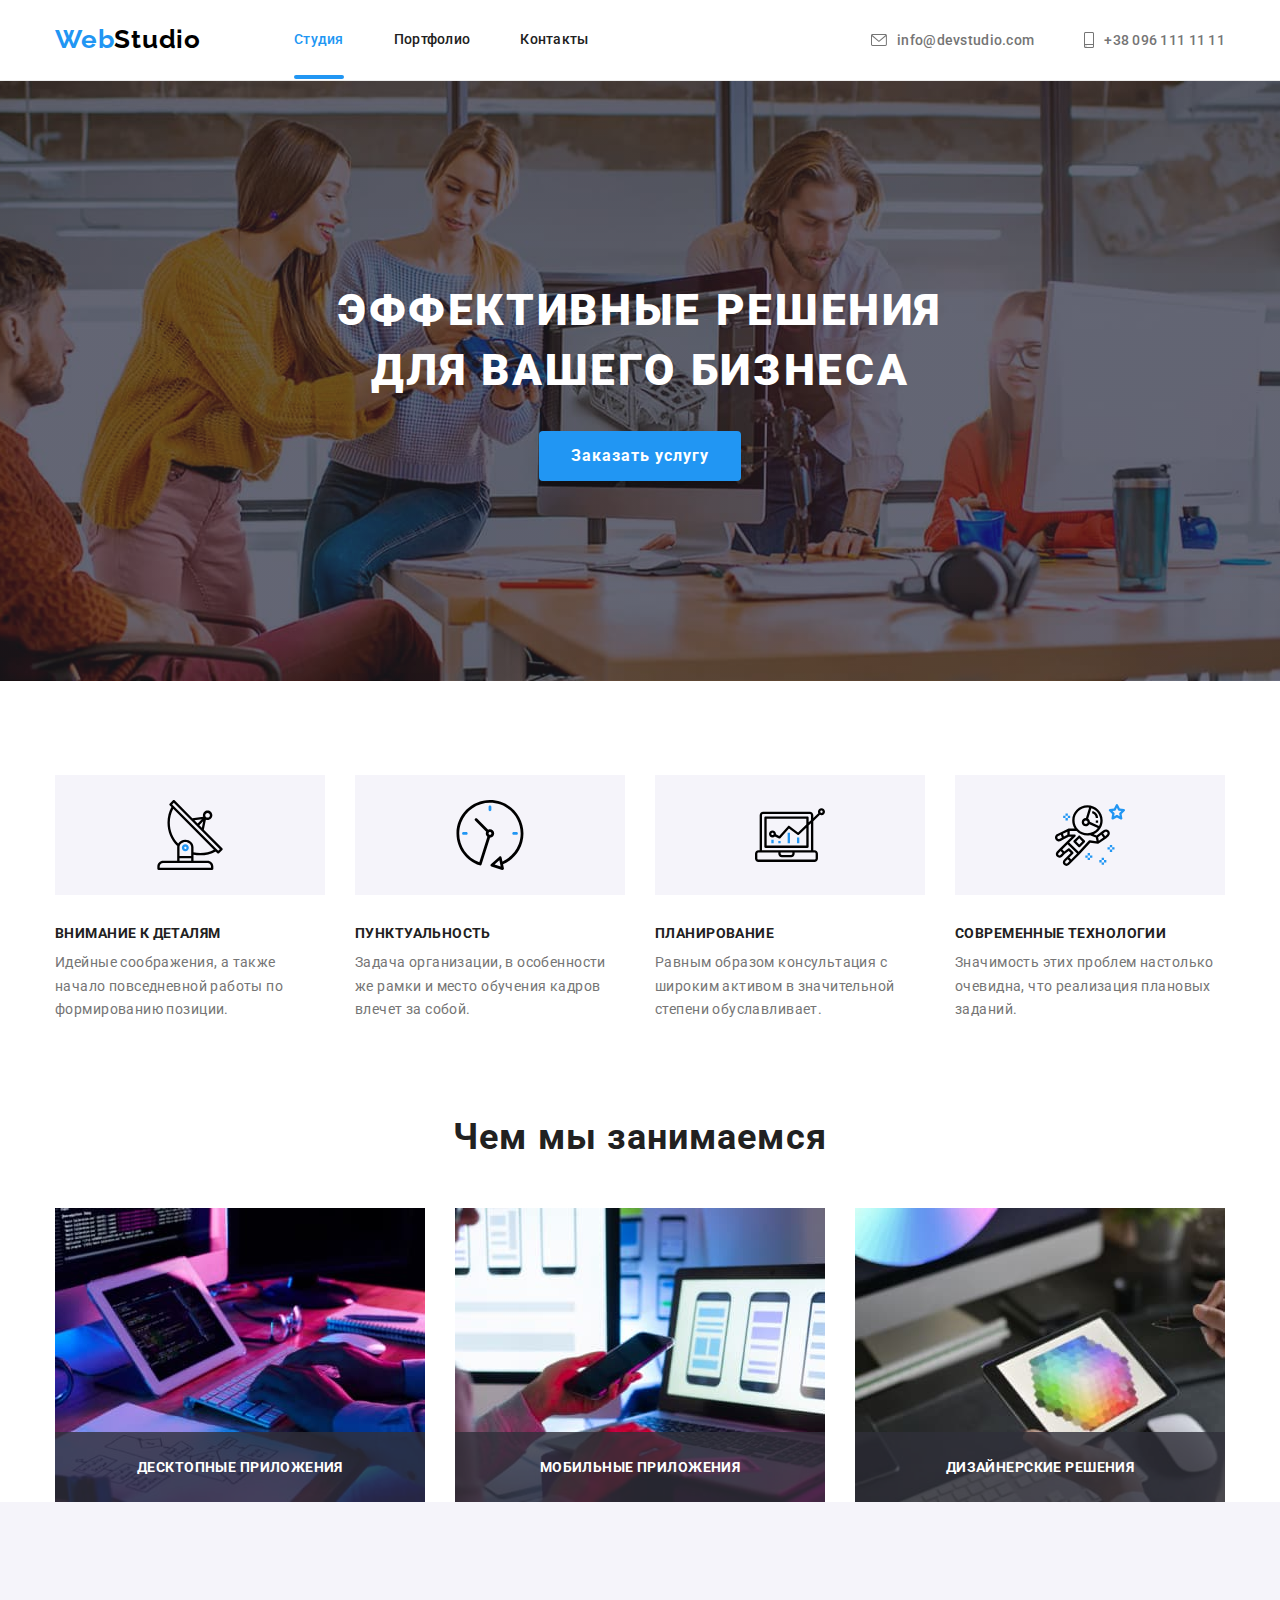
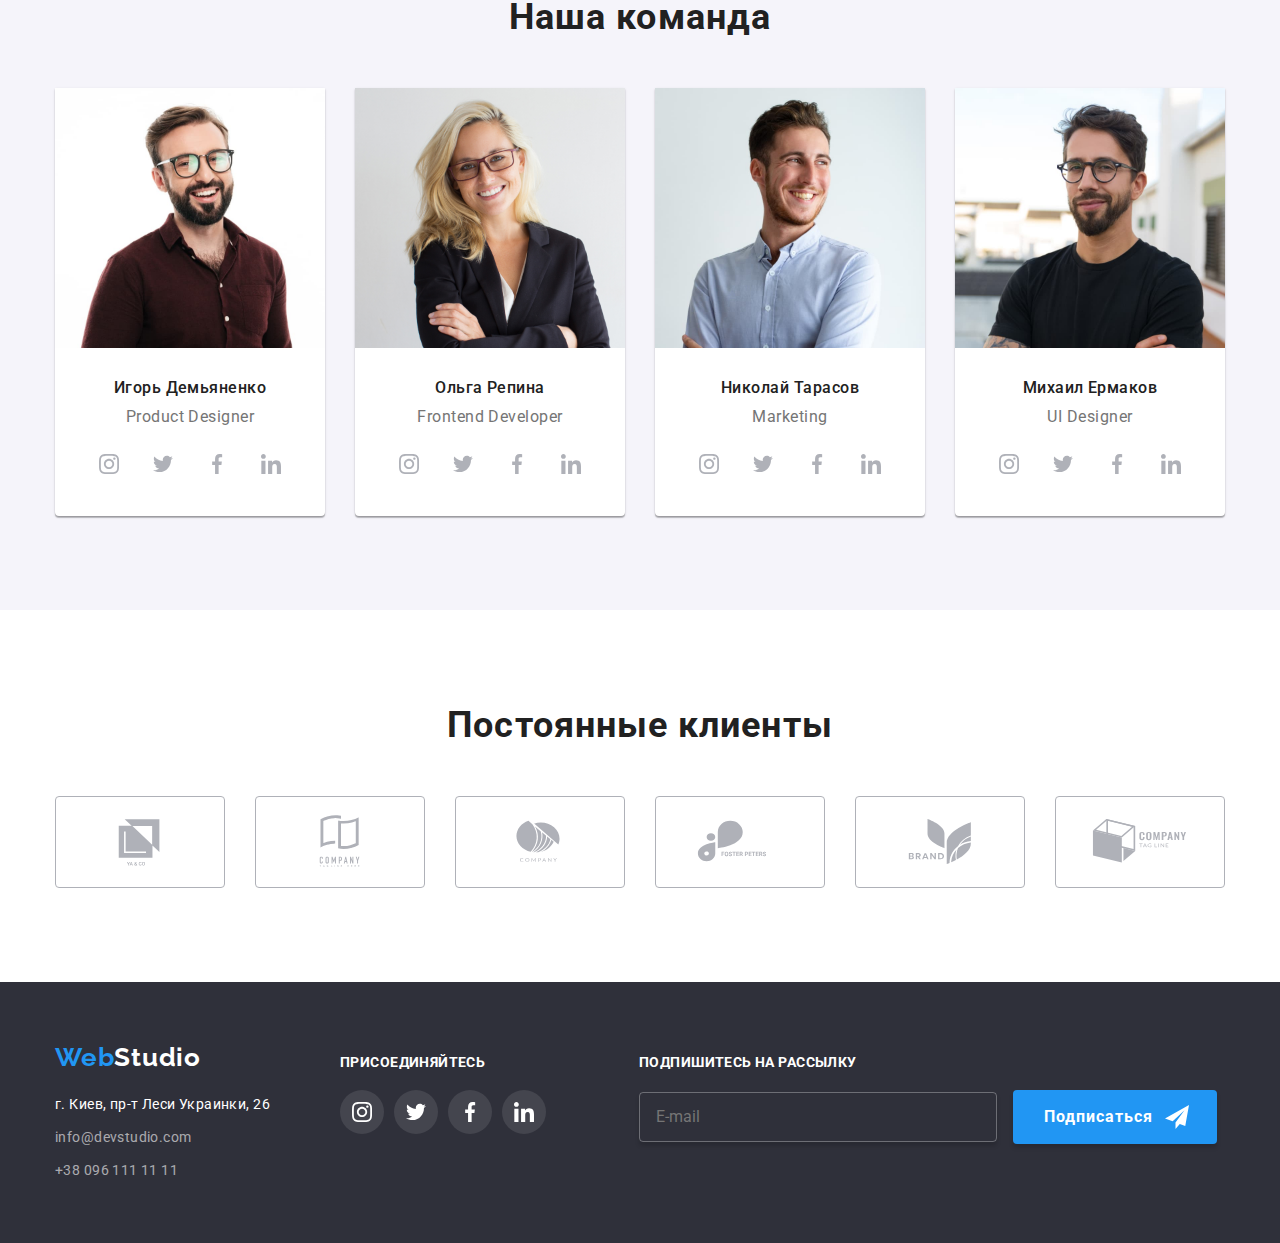
<file: index.html>
<!DOCTYPE html>
<html lang="ru">
<head>
    <meta charset="UTF-8">
    <meta http-equiv="X-UA-Compatible" content="IE=edge">
    <meta name="viewport" content="width=device-width, initial-scale=1.0">
    <title>Студия</title>
    <link rel="preconnect" href="https://fonts.googleapis.com">
    <link rel="preconnect" href="https://fonts.gstatic.com" crossorigin>
    <link href="https://fonts.googleapis.com/css2?family=Raleway:wght@700&family=Roboto:wght@400;500;700;900&display=swap"
        rel="stylesheet">
    <link rel="stylesheet" href="https://cdnjs.cloudflare.com/ajax/libs/modern-normalize/1.1.0/modern-normalize.min.css"/>
    <link rel="stylesheet" href="./css/style.css">
</head>
<body>
    <!-- Шапка сайта -->
    <header class="header">
        <div class="container header-container">
            <nav class="header-nav">
                <a class="header-logo link" href="./index.html"><span class="web-logo">Web</span>Studio</a>
                <ul class="nav-list list">
                    <li class="nav-item"><a class="nav-link link current" href="./index.html">Студия</a></li>
                    <li class="nav-item"><a class="nav-link link" href="./portfolio.html">Портфолио</a></li>
                    <li class="nav-item"><a class="nav-link link" href="">Контакты</a></li>
                </ul>
            </nav>
            <ul class="contact-list list">
                <li class="contact-item">
                    <a class="contact-link link" href="mailto:info@devstudio.com">
                        <svg class="header-icon" width="16" height="12">
                            <use href="./img/icons.svg#icon-envelope"></use>
                        </svg>
                        info@devstudio.com
                    </a>
                </li>
                <li class="contact-item">
                    <a class="contact-link link" href="tel:+380961111111">
                        <svg class="header-icon" width="10" height="16">
                            <use href="./img/icons.svg#icon-smartphone"></use>
                        </svg>
                        +38 096 111 11 11
                    </a>
               </li>
            </ul>
        </div>
    </header>
    
    <!-- Основная часть -->
    <main>
        <!-- Герой -->
        <section class="hero">
            <div class="container">
                <h1 class="hero-title">Эффективные решения <br> для вашего бизнеса</h1>
                <button class="hero-btn btn" type="button" data-modal-open>Заказать услугу</button>
            </div>
        </section>
        <!-- Наши особенности (feature)-->
        <section class="section">
            <div class="container">
                <h2 hidden>Наши особенности</h2>
                <ul class="feature-list list">
                    <li class="feature-item">
                        <div class="feature-box">
                            <svg class="feature-icon" width="70" height="70">
                                <use href="./img/icons.svg#icon-antenna"></use>
                            </svg>
                        </div>
                        <h3 class="feature-title">Внимание к деталям</h3>
                        <p class="feature-text">Идейные соображения, а также начало повседневной работы по формированию позиции.</p>
                    </li>
                    <li class="feature-item">
                        <div class="feature-box">
                            <svg class="feature-icon" width="70" height="70">
                                <use href="./img/icons.svg#icon-clock"></use>
                            </svg>
                        </div>
                        <h3 class="feature-title">Пунктуальность</h3>
                        <p class="feature-text">Задача организации, в особенности же рамки и место обучения кадров влечет за собой.</p>
                    </li>
                    <li class="feature-item">
                        <div class="feature-box">
                            <svg class="feature-icon" width="70" height="70">
                                <use href="./img/icons.svg#icon-diagram"></use>
                            </svg>
                        </div>
                        <h3 class="feature-title">Планирование</h3>
                        <p class="feature-text">Равным образом консультация с широким активом в значительной степени обуславливает.</p>
                    </li>
                    <li class="feature-item">
                        <div class="feature-box">
                            <svg class="feature-icon" width="70" height="70">
                                <use href="./img/icons.svg#icon-astronaut"></use>
                            </svg>
                        </div>
                        <h3 class="feature-title">Современные технологии</h3>
                        <p class="feature-text">Значимость этих проблем настолько очевидна, что реализация плановых заданий.</p>
                    </li>
                </ul>
            </div>
        </section>
        <!-- Чем мы занимаемся (activity)-->
        <section class="section no-padding">
            <div class="container">
                <h2 class="activity-title">Чем мы занимаемся</h2>
                <ul class="activity-list list">
                    <li class="activity-item"><img src="./img/img_about1.jpg" alt="чем мы занимаемся" width="370" height="294">
                        <p class="activity-text">десктопные приложения</p>
                    </li>
                    <li class="activity-item"><img src="./img/img_about2.jpg" alt="чем мы занимаемся" width="370" height="294">
                        <p class="activity-text">мобильные приложения</p>
                    </li>
                    <li class="activity-item"><img src="./img/img_about3.jpg" alt="чем мы занимаемся" width="370" height="294">
                        <p class="activity-text">дизайнерские решения</p>
                    </li>
                </ul>
            </div>
        </section>
        <!-- Наша команда -->
        <section class="section team">
            <div class="container">
                <h2 class="team-title">Наша команда</h2>
                <ul class="team-list list">
                    <li class="team-item">
                        <img class="team-photo" src="img/team_card_1.jpg" alt="Игорь Демьяненко" width="270">
                        <div class="team-content">
                            <h3 class="team-title-name">Игорь Демьяненко</h3>
                            <p class="team-text">Product Designer</p>
                            <ul class="team-icon-list list">
                                <li class="team-icon-item">
                                    <a class="team-icon-link link" href="">
                                        <svg class="team-icon" width="20" height="20">
                                            <use href="./img/icons.svg#icon-instagram"></use>
                                        </svg>
                                    </a>
                                </li>
                                <li class="team-icon-item">
                                    <a class="team-icon-link link" href="">
                                        <svg class="team-icon" width="20" height="20">
                                            <use href="./img/icons.svg#icon-twitter"></use>
                                        </svg>
                                    </a>
                                </li>
                                <li class="team-icon-item">
                                    <a class="team-icon-link link" href="">
                                        <svg class="team-icon" width="20" height="20">
                                            <use href="./img/icons.svg#icon-facebook"></use>
                                        </svg>
                                    </a>
                                </li>
                                <li class="team-icon-item">
                                    <a class="team-icon-link link" href="">
                                        <svg class="team-icon" width="20" height="20">
                                            <use href="./img/icons.svg#icon-linkedin"></use>
                                        </svg>
                                    </a>
                                </li>
                            </ul>
                        </div>
                    </li>
                    <li class="team-item">
                        <img class="team-photo" src="img/team_card_2.jpg" alt="Ольга Репина" width="270">
                        <div class="team-content">
                            <h3 class="team-title-name">Ольга Репина</h3>
                            <p class="team-text">Frontend Developer</p>
                            <ul class="team-icon-list list">
                                <li class="team-icon-item">
                                    <a class="team-icon-link link" href="">
                                        <svg class="team-icon" width="20" height="20">
                                            <use href="./img/icons.svg#icon-instagram"></use>
                                        </svg>
                                    </a>
                                </li>
                                <li class="team-icon-item">
                                    <a class="team-icon-link link" href="">
                                        <svg class="team-icon" width="20" height="20">
                                            <use href="./img/icons.svg#icon-twitter"></use>
                                        </svg>
                                    </a>
                                </li>
                                <li class="team-icon-item">
                                    <a class="team-icon-link link" href="">
                                        <svg class="team-icon" width="20" height="20">
                                            <use href="./img/icons.svg#icon-facebook"></use>
                                        </svg>
                                    </a>
                                </li>
                                <li class="team-icon-item">
                                    <a class="team-icon-link link" href="">
                                        <svg class="team-icon" width="20" height="20">
                                            <use href="./img/icons.svg#icon-linkedin"></use>
                                        </svg>
                                    </a>
                                </li>
                            </ul>
                        </div>
                    </li>
                    <li class="team-item">
                        <img class="team-photo" src="img/team_card_3.jpg" alt="Николай Тарасов" width="270">
                        <div class="team-content">
                            <h3 class="team-title-name">Николай Тарасов</h3>
                            <p class="team-text">Marketing</p>
                            <ul class="team-icon-list list">
                                <li class="team-icon-item">
                                    <a class="team-icon-link link" href="">
                                        <svg class="team-icon" width="20" height="20">
                                            <use href="./img/icons.svg#icon-instagram"></use>
                                        </svg>
                                    </a>
                                </li>
                                <li class="team-icon-item">
                                    <a class="team-icon-link link" href="">
                                        <svg class="team-icon" width="20" height="20">
                                            <use href="./img/icons.svg#icon-twitter"></use>
                                        </svg>
                                    </a>
                                </li>
                                <li class="team-icon-item">
                                    <a class="team-icon-link link" href="">
                                        <svg class="team-icon" width="20" height="20">
                                            <use href="./img/icons.svg#icon-facebook"></use>
                                        </svg>
                                    </a>
                                </li>
                                <li class="team-icon-item">
                                    <a class="team-icon-link link" href="">
                                        <svg class="team-icon" width="20" height="20">
                                            <use href="./img/icons.svg#icon-linkedin"></use>
                                        </svg>
                                    </a>
                                </li>
                            </ul>
                        </div>
                    </li>
                    <li class="team-item">
                        <img class="team-photo" src="img/team_card_4.jpg" alt="Михаил Ермаков" width="270">
                        <div class="team-content">
                            <h3 class="team-title-name">Михаил Ермаков</h3>
                            <p class="team-text">UI Designer</p>
                            <ul class="team-icon-list list">
                                <li class="team-icon-item">
                                    <a class="team-icon-link link" href="">
                                        <svg class="team-icon" width="20" height="20">
                                            <use href="./img/icons.svg#icon-instagram"></use>
                                        </svg>
                                    </a>
                                </li>
                                <li class="team-icon-item">
                                    <a class="team-icon-link link" href="">
                                        <svg class="team-icon" width="20" height="20">
                                            <use href="./img/icons.svg#icon-twitter"></use>
                                        </svg>
                                    </a>
                                </li>
                                <li class="team-icon-item">
                                    <a class="team-icon-link link" href="">
                                        <svg class="team-icon" width="20" height="20">
                                            <use href="./img/icons.svg#icon-facebook"></use>
                                        </svg>
                                    </a>
                                </li>
                                <li class="team-icon-item">
                                    <a class="team-icon-link link" href="">
                                        <svg class="team-icon" width="20" height="20">
                                            <use href="./img/icons.svg#icon-linkedin"></use>
                                        </svg>
                                    </a>
                                </li>
                            </ul>
                        </div>
                    </li>
                </ul>
            </div>
        </section>
        <!-- Постоянные клиенты -->
        <section class="section">
            <div class="container">
                <h2 class="client-title">Постоянные клиенты</h2>
                <ul class="client-list list">
                    <li class="client-item">
                        <a class="client-box-link link" href="">
                            <svg class="client-icon" width="106" height="60">
                                <use href="./img/icons.svg#icon-client1"></use>
                            </svg>
                        </a>
                    </li>
                    <li class="client-item">
                        <a class="client-box-link link" href="">
                            <svg class="client-icon" width="106" height="60">
                                <use href="./img/icons.svg#icon-client2"></use>
                            </svg>
                        </a>
                    </li>
                    <li class="client-item">
                        <a class="client-box-link link" href="">
                            <svg class="client-icon" width="106" height="60">
                                <use href="./img/icons.svg#icon-client3"></use>
                            </svg>
                        </a>
                    </li>
                    <li class="client-item">
                        <a class="client-box-link link" href="">
                            <svg class="client-icon" width="106" height="60">
                                <use href="./img/icons.svg#icon-client4"></use>
                            </svg>
                        </a>
                    </li>
                    <li class="client-item">
                        <a class="client-box-link link" href="">
                            <svg class="client-icon" width="106" height="60">
                                <use href="./img/icons.svg#icon-client5"></use>
                            </svg>
                        </a>
                    </li>
                    <li class="client-item">
                        <a class="client-box-link link" href="">
                            <svg class="client-icon" width="106" height="60">
                                <use href="./img/icons.svg#icon-client6"></use>
                            </svg>
                        </a>
                    </li>
                </ul>
            </div>
        </section>
    </main>
    
    <!-- Подвал -->
    <footer class="footer">
        <div class="container footer-sides">
            <div class="footer-left">
                <a class="footer-logo link" href="./index.html"><span class="web-logo">Web</span>Studio</a>
                <address class="footer-adress">
                    <ul class="footer-list list">
                        <li class="footer-item"><a class="footer-link link adr" href="https://goo.gl/maps/FyRtDCah4eufWKgu7" target="_blank">г. Киев, пр-т Леси Украинки, 26</a></li>
                        <li class="footer-item"><a class="footer-link link" href="mailto:info@devstudio.com">info@devstudio.com</a></li>
                        <li class="footer-item"><a class="footer-link link" href="tel:+380961111111">+38 096 111 11 11</a></li>
                    </ul>
                </address>
            </div>
            <div class="footer-middle">
                <h2 class="footer-middle-title">присоединяйтесь</h2>
                <ul class="footer-social-list list">
                    <li class="footer-social-item">
                        <a class="footer-social-link" href="">
                            <svg class="social-icon" width="20" height="20">
                                <use href="./img/icons.svg#icon-instagram"></use>
                            </svg>
                        </a>
                    </li>
                    <li class="footer-social-item">
                        <a class="footer-social-link" href="">
                            <svg class="social-icon" width="20" height="20">
                                <use href="./img/icons.svg#icon-twitter"></use>
                            </svg>
                        </a>
                    </li>
                    <li class="footer-social-item">
                        <a class="footer-social-link" href="">
                            <svg class="social-icon" width="20" height="20">
                                <use href="./img/icons.svg#icon-facebook"></use>
                            </svg>
                        </a>
                    </li>
                    <li class="footer-social-item">
                        <a class="footer-social-link" href="">
                            <svg class="social-icon" width="20" height="20">
                                <use href="./img/icons.svg#icon-linkedin"></use>
                            </svg>
                        </a>
                    </li>
                </ul>
            </div>
            <div class="footer-right">
                <form class="footer-form" action="#">
                    <label class="footer-label" for="user-email">
                        подпишитесь на рассылку</label>
                    <input type="email"
                        class="email-input"
                        name="user-email" 
                        id="user-email"
                        placeholder="E-mail"
                    >
                    <span class="footer-btn-wrapper">
                        <button class="footer-btn btn" type="submit">Подписаться</button>
                        <svg class="send-icon" width="24" height="24">
                            <use href="./img/icons.svg#icon-send"></use>
                        </svg>
                    </span>
                </form>
            </div>
        </div>
    </footer>
    <div class="backdrop is-hidden" data-modal>
        <div class="modal">
            <button class="close-btn" type="button" data-modal-close>
                <svg class="modal-svg" width="11" height="11">
                    <use href="./img/icons.svg#icon-close"></use>
                </svg>
            </button>
            <p class="modal-title">Оставьте свои данные, мы вам перезвоним</p>
            <form class="modal-form" action="#">
                <label class="modal-label">Имя
                    <span class="input-wrapper">
                        <input type="text" class="modal-input input" name="user-name">
                        <svg class="input-icon" width="18" height="18">
                            <use href="./img/icons.svg#icon-person"></use>
                        </svg>
                    </span>
                </label>
                <label class="modal-label">Телефон
                    <span class="input-wrapper">
                        <input type="tel" class="modal-input input" name="user-tel">
                        <svg class="input-icon" width="18" height="18">
                            <use href="./img/icons.svg#icon-phone"></use>
                        </svg>
                    </span>
                </label>
                <label class="modal-label">Почта
                    <span class="input-wrapper">
                        <input type="email" class="modal-input input" name="user-email">
                        <svg class="input-icon" width="18" height="18">
                            <use href="./img/icons.svg#icon-email"></use>
                        </svg>
                    </span>
                </label>
                <label class="modal-label">Комментарий
                    <textarea class="modal-text-input input" 
                        name="user-text"
                        placeholder="Введите текст"
                    ></textarea>
                </label>
                <label class="check-text">
                    <input type="checkbox" 
                        class="modal-checkbox visually-hidden"
                        name="user-checkbox"
                    >
                    <span class="custom-box">
                        <svg class="check-icon" width="11" height="8">
                            <use href="./img/icons.svg#icon-check"></use>
                        </svg>
                    </span>
                    Соглашаюсь с рассылкой и принимаю&#160;
                    <a href="" class="check-link">Условия договора</a>
                </label>
                <button class="modal-btn btn" type="submit">Отправить</button>
            </form>
        </div>
    </div>
    <script src="./js/modal.js"></script>
</body>
</html>
</file>
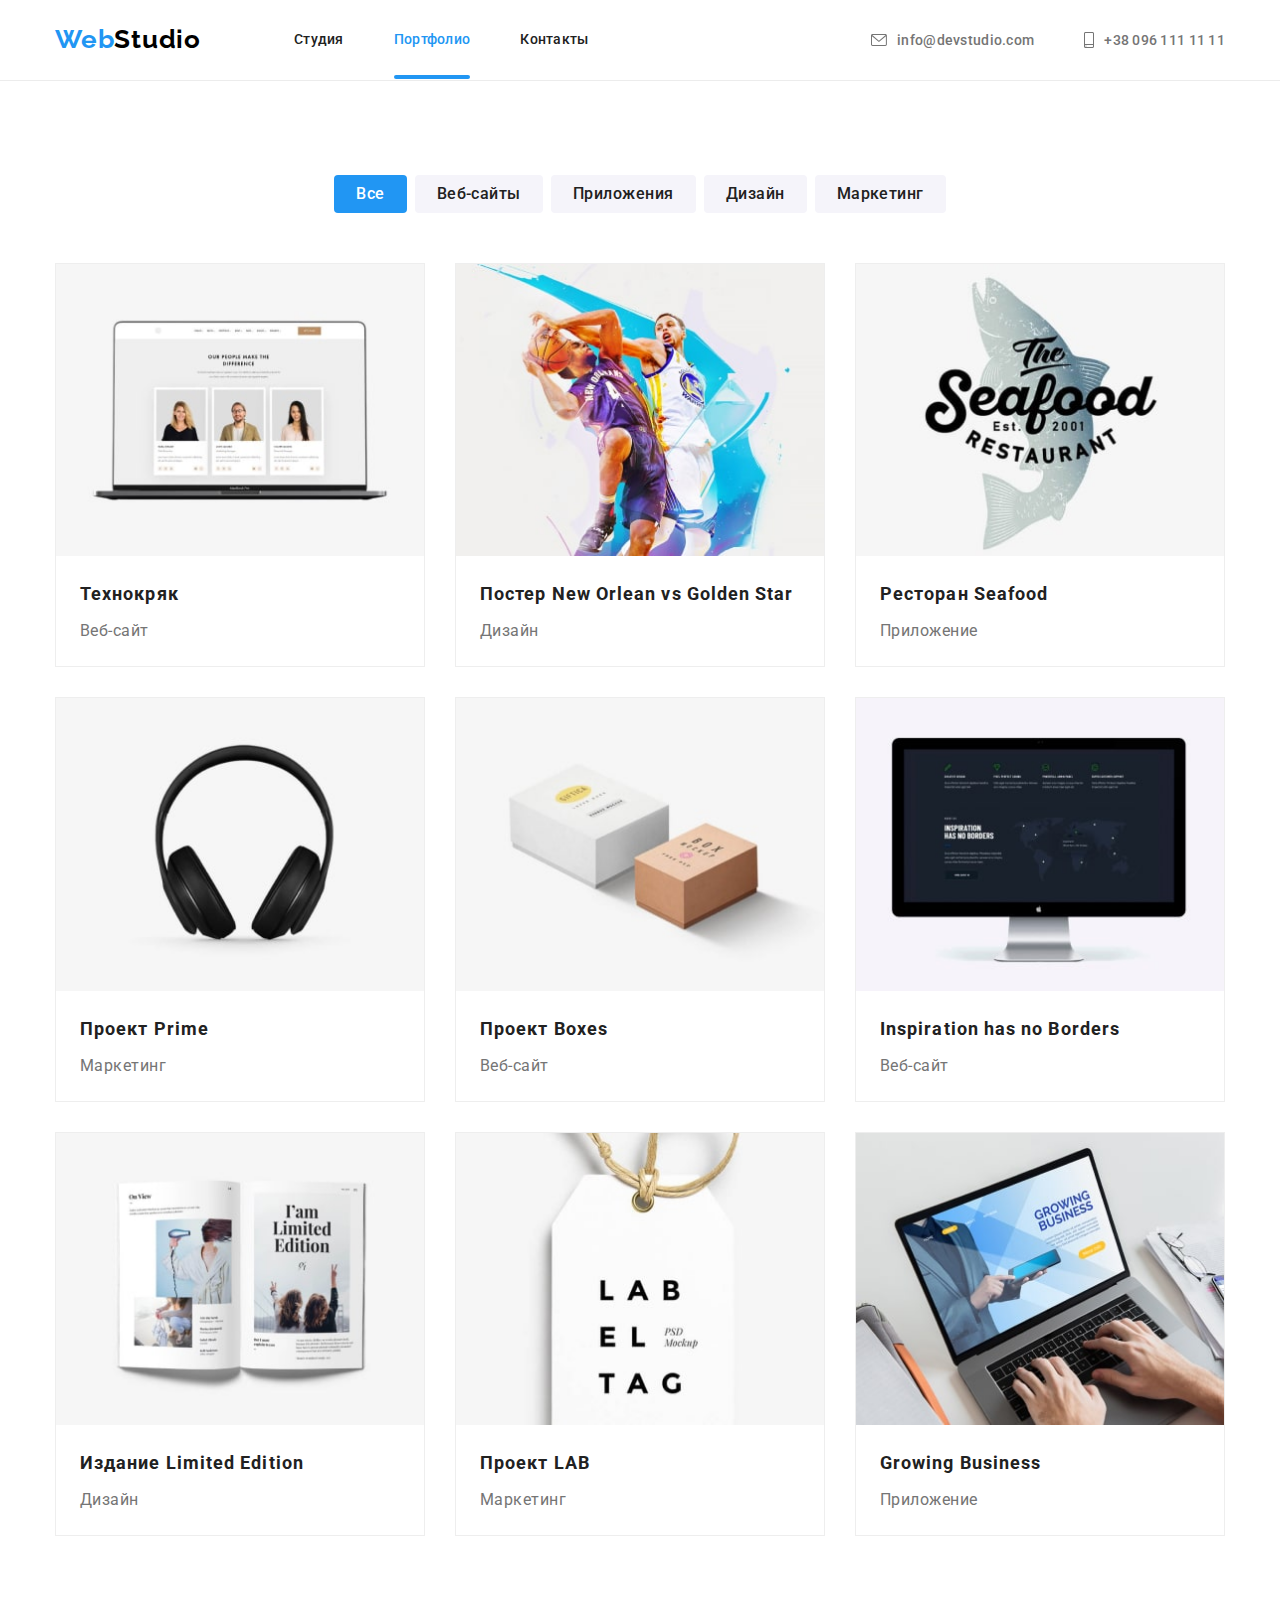
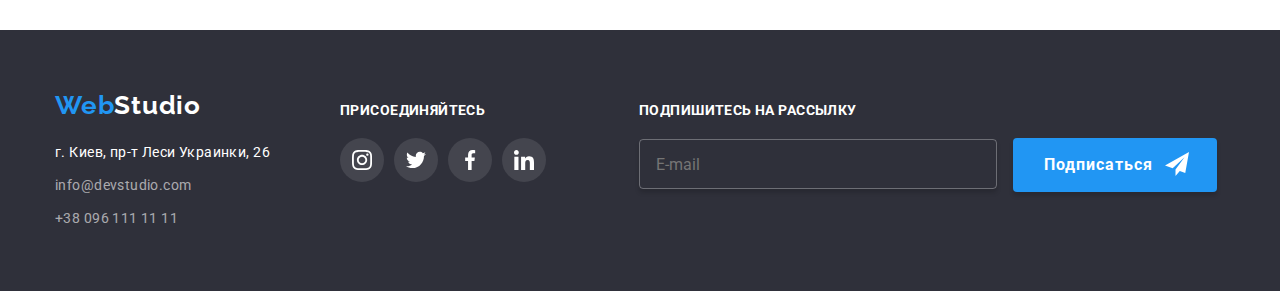
<file: portfolio.html>
<!DOCTYPE html>
<html lang="ru">
<head>
    <meta charset="UTF-8">
    <meta http-equiv="X-UA-Compatible" content="IE=edge">
    <meta name="viewport" content="width=device-width, initial-scale=1.0">
    <title>Portfolio</title>
    <link rel="preconnect" href="https://fonts.googleapis.com">
    <link rel="preconnect" href="https://fonts.gstatic.com" crossorigin>
    <link href="https://fonts.googleapis.com/css2?family=Raleway:wght@700&family=Roboto:wght@400;500;700;900&display=swap"
        rel="stylesheet">
    <link rel="stylesheet" href="https://cdnjs.cloudflare.com/ajax/libs/modern-normalize/1.1.0/modern-normalize.min.css" />
    <link rel="stylesheet" href="./css/style.css">
</head>
<body>
    <!-- Шапка сайта -->
    <header class="header">
        <div class="container header-container">
            <nav class="header-nav">
                <a class="header-logo link" href="./index.html"><span class="web-logo">Web</span>Studio</a>
                <ul class="nav-list list">
                    <li class="nav-item"><a class="nav-link link" href="./index.html">Студия</a></li>
                    <li class="nav-item"><a class="nav-link link current" href="./portfolio.html">Портфолио</a></li>
                    <li class="nav-item"><a class="nav-link link" href="">Контакты</a></li>
                </ul>
            </nav>
            <ul class="contact-list list">
                <li class="contact-item">
                    <a class="contact-link link" href="mailto:info@devstudio.com">
                        <svg class="header-icon" width="16" height="12">
                            <use href="./img/icons.svg#icon-envelope"></use>
                        </svg>
                        info@devstudio.com
                    </a>
                </li>
                <li class="contact-item">
                    <a class="contact-link link" href="tel:+380961111111">
                        <svg class="header-icon" width="10" height="16">
                            <use href="./img/icons.svg#icon-smartphone"></use>
                        </svg>
                        +38 096 111 11 11
                    </a>
                </li>
            </ul>
        </div>
    </header>
    
    <!-- Основная часть (filter)-->
    <main>
        <section class="section">
            <div class="container">
                <h1 hidden>Примеры портфолио</h1>
                <!-- Фильтры -->
                <ul class="filter-list list">
                    <li class="filter-item">
                        <button class="filter-btn current" type="button">Все</button>
                    </li>
                    <li class="filter-item">
                        <button class="filter-btn" type="button">Веб-сайты</button>
                    </li>
                    <li class="filter-item">
                        <button class="filter-btn" type="button">Приложения</button>
                    </li>
                    <li class="filter-item">
                        <button class="filter-btn" type="button">Дизайн</button>
                    </li>
                    <li class="filter-item">
                        <button class="filter-btn" type="button">Маркетинг</button>
                    </li>
                </ul>
                <!-- Примеры работ -->
                <ul class="work-list list">
                    <li class="work-item">
                        <a class="work-link link" href="">
                            <div class="work-thumb">
                                <img class="work-photo" src="./img/portfolio1.jpg" alt="Веб-сайт" width="370" height="294">
                                <p class="work-overlay-text">
                                    Технокряк это современная площадка распространения коронавируса. Компании используют эту платформу
                                    для цифрового шпионажа и атак на защищённые сервера конкурентов.
                                </p>
                            </div>
                            <div class="work-content">
                                <h2 class="work-title">Технокряк</h2>
                                <p class="work-text">Веб-сайт</p>
                            </div>
                        </a>
                    </li>
                    <li class="work-item">
                        <a class="work-link link" href="">
                            <div class="work-thumb">
                                <img class="work-photo" src="./img/portfolio2.jpg" alt="Дизайн" width="370" height="294">
                                <p class="work-overlay-text">
                                    Технокряк это современная площадка распространения коронавируса. Компании используют эту платформу
                                    для цифрового шпионажа и атак на защищённые сервера конкурентов.
                                </p>
                            </div>
                            <div class="work-content">
                                <h2 class="work-title">Постер New Orlean vs Golden Star</h2>
                                <p class="work-text">Дизайн</p>
                            </div>
                        </a>
                    </li>
                    <li class="work-item">
                        <a class="work-link link" href="">
                            <div class="work-thumb">
                                <img class="work-photo" src="./img/portfolio3.jpg" alt="Приложение" width="370" height="294">
                                <p class="work-overlay-text">
                                    Технокряк это современная площадка распространения коронавируса. Компании используют эту платформу
                                    для цифрового шпионажа и атак на защищённые сервера конкурентов.
                                </p>
                            </div>
                            <div class="work-content">
                                <h2 class="work-title">Ресторан Seafood</h2>
                                <p class="work-text">Приложение</p>
                            </div>
                        </a>
                    </li>
                    <li class="work-item">
                        <a class="work-link link" href="">
                            <div class="work-thumb">
                                <img class="work-photo" src="./img/portfolio4.jpg" alt="Маркетинг" width="370" height="294">
                                <p class="work-overlay-text">
                                    Технокряк это современная площадка распространения коронавируса. Компании используют эту платформу
                                    для цифрового шпионажа и атак на защищённые сервера конкурентов.
                                </p>
                            </div>
                            <div class="work-content">
                                <h2 class="work-title">Проект Prime</h2>
                                <p class="work-text">Маркетинг</p>
                            </div>
                        </a>
                    </li>
                    <li class="work-item">
                        <a class="work-link link" href="">
                            <div class="work-thumb">
                                <img class="work-photo" src="./img/portfolio5.jpg" alt="Приложение" width="370" height="294">
                                <p class="work-overlay-text">
                                    Технокряк это современная площадка распространения коронавируса. Компании используют эту платформу
                                    для цифрового шпионажа и атак на защищённые сервера конкурентов.
                                </p>
                            </div>
                            <div class="work-content">
                                <h2 class="work-title">Проект Boxes</h2>
                                <p class="work-text">Веб-сайт</p>
                            </div>
                        </a>
                    </li>
                    <li class="work-item">
                        <a class="work-link link" href="">
                            <div class="work-thumb">
                                <img class="work-photo" src="./img/portfolio6.jpg" alt="Веб-сайт" width="370" height="294">
                                <p class="work-overlay-text">
                                    Технокряк это современная площадка распространения коронавируса. Компании используют эту платформу
                                    для цифрового шпионажа и атак на защищённые сервера конкурентов.
                                </p>
                            </div>
                            <div class="work-content">
                                <h2 class="work-title">Inspiration has no Borders</h2>
                                <p class="work-text">Веб-сайт</p>
                            </div>
                        </a>
                    </li>
                    <li class="work-item">
                        <a class="work-link link" href="">
                            <div class="work-thumb">
                                <img class="work-photo" src="./img/portfolio7.jpg" alt="Дизайн" width="370" height="294">
                                <p class="work-overlay-text">
                                    Технокряк это современная площадка распространения коронавируса. Компании используют эту платформу
                                    для цифрового шпионажа и атак на защищённые сервера конкурентов.
                                </p>
                            </div>
                            <div class="work-content">
                                <h2 class="work-title">Издание Limited Edition</h2>
                                <p class="work-text">Дизайн</p>
                            </div>
                        </a>
                    </li>
                    <li class="work-item">
                        <a class="work-link link" href="">
                            <div class="work-thumb">
                                <img class="work-photo" src="./img/portfolio8.jpg" alt="Маркетинг" width="370" height="294">
                                <p class="work-overlay-text">
                                    Технокряк это современная площадка распространения коронавируса. Компании используют эту платформу
                                    для цифрового шпионажа и атак на защищённые сервера конкурентов.
                                </p>
                            </div>
                            <div class="work-content">
                                <h2 class="work-title">Проект LAB</h2>
                                <p class="work-text">Маркетинг</p>
                            </div>
                        </a>
                    </li>
                    <li class="work-item">
                        <a class="work-link link" href="">
                            <div class="work-thumb">
                                <img class="work-photo" src="./img/portfolio9.jpg" alt="Веб-сайт" width="370" height="294">
                                <p class="work-overlay-text">
                                    Технокряк это современная площадка распространения коронавируса. Компании используют эту платформу
                                    для цифрового шпионажа и атак на защищённые сервера конкурентов.
                                </p>
                            </div>
                            <div class="work-content">
                                <h2 class="work-title">Growing Business</h2>
                                <p class="work-text">Приложение</p>
                            </div>
                        </a>
                    </li>
                </ul>
            </div>
        </section>
    </main>
    
    <!-- Подвал -->
    <footer class="footer">
        <div class="container footer-sides">
            <div class="footer-left">
                <a class="footer-logo link" href="./index.html"><span class="web-logo">Web</span>Studio</a>
                <address class="footer-adress">
                    <ul class="footer-list list">
                        <li class="footer-item"><a class="footer-link link adr" href="https://goo.gl/maps/FyRtDCah4eufWKgu7"
                                target="_blank">г. Киев, пр-т Леси Украинки, 26</a></li>
                        <li class="footer-item"><a class="footer-link link"
                                href="mailto:info@devstudio.com">info@devstudio.com</a></li>
                        <li class="footer-item"><a class="footer-link link" href="tel:+380961111111">+38 096 111 11 11</a>
                        </li>
                    </ul>
                </address>
            </div>
            <div class="footer-middle">
                <h2 class="footer-middle-title">присоединяйтесь</h2>
                <ul class="footer-social-list list">
                    <li class="footer-social-item">
                        <a class="footer-social-link" href="">
                            <svg class="social-icon" width="20" height="20">
                                <use href="./img/icons.svg#icon-instagram"></use>
                            </svg>
                        </a>
                    </li>
                    <li class="footer-social-item">
                        <a class="footer-social-link" href="">
                            <svg class="social-icon" width="20" height="20">
                                <use href="./img/icons.svg#icon-twitter"></use>
                            </svg>
                        </a>
                    </li>
                    <li class="footer-social-item">
                        <a class="footer-social-link" href="">
                            <svg class="social-icon" width="20" height="20">
                                <use href="./img/icons.svg#icon-facebook"></use>
                            </svg>
                        </a>
                    </li>
                    <li class="footer-social-item">
                        <a class="footer-social-link" href="">
                            <svg class="social-icon" width="20" height="20">
                                <use href="./img/icons.svg#icon-linkedin"></use>
                            </svg>
                        </a>
                    </li>
                </ul>
            </div>
            <div class="footer-right">
                <form class="footer-form" action="#">
                    <label class="footer-label" for="user-email">
                        подпишитесь на рассылку</label>
                    <input type="email" class="email-input" name="user-email" id="user-email" placeholder="E-mail">
                    <span class="footer-btn-wrapper">
                        <button class="footer-btn btn" type="submit">Подписаться</button>
                        <svg class="send-icon" width="24" height="24">
                            <use href="./img/icons.svg#icon-send"></use>
                        </svg>
                    </span>
                </form>
            </div>
        </div>
    </footer>
</body>
</html>
</file>
<file: css/style.css>
/* основной цвет текста #212121 */
/* вторичный цвет текста #757575 */
/* имейл и телефон в футере rgba(255, 255, 255, 0,6) */
/* акцент #2196F3 */
/* основной белый фон и белый шрифт #FFFFFF */
/* серый фон #F5F4FA */
/* темно синий фон героя и футера #2F303A */

:root {
  --main-text-color: #212121;
  --secondary-text-color: #757575;
  --white-text-color: #ffffff;
  --accent-color: #2196f3;
  --button-accent-color: #188ce8;
  --backgr-btn-color: #f5f4fa;
  --icon-color: #afb1b8;
  --card-set-gap: 30px;
}
p,
h1,
h2,
h3 {
  margin: 0;
}
ul {
  margin: 0;
  padding-left: 0;
}
img {
  display: block;
  max-width: 100%;
  height: auto;
}
body {
  font-family: 'Roboto', sans-serif;
  color: var(--main-text-color);
  background-color: #ffffff;
}
/* основной цвет текста */
.feature-title,
.activity-title,
.team-title,
.team-title-name,
.work-title {
  color: var(--main-text-color);
}
/* вторичный цвет текста */
.contact-link,
.feature-text,
.team-text,
.work-text {
  color: var(--secondary-text-color);
}
/* Убираем точки перед списком */
.list {
  list-style: none;
}
/* Убираем подчеркивание у ссылок */
.link {
  text-decoration: none;
  transition: color 250ms cubic-bezier(0.4, 0, 0.2, 1);
}
.visually-hidden {
  position: absolute;
  width: 1px;
  height: 1px;
  margin: -1px;
  padding: 0;
  overflow: hidden;
  border: 0;
  clip: rect(0 0 0 0);
}
.section {
  padding-top: 94px;
  padding-bottom: 94px;
}
.section.no-padding {
  padding-top: 0;
  padding-bottom: 0;
}
.container {
  width: 1200px;
  margin: 0 auto;
  padding-left: 15px;
  padding-right: 15px;
}
/* Свойства стандартной кнопки */
.btn {
  font-family: inherit;
  font-weight: 700;
  font-size: 16px;
  line-height: 1.87;
  letter-spacing: 0.06em;
  color: var(--white-text-color);
  background-color: var(--accent-color);
  border-color: transparent;
  box-shadow: 0px 4px 4px rgba(0, 0, 0, 0.15);
  border-radius: 4px;
  cursor: pointer;

  transition: color 250ms cubic-bezier(0.4, 0, 0.2, 1),
    background-color 250ms cubic-bezier(0.4, 0, 0.2, 1);
}
/*-------------- HEADER-------------- */
.header {
  padding-top: 24px;
  padding-bottom: 25px;
  border-bottom: 1px solid #ececec;
}
.header-container {
  display: flex;
  align-items: center;
}
.header-nav {
  display: flex;
  align-items: center;
}
/* Основной цвет логотипа */
.header-logo {
  margin-right: 93px;

  font-family: 'Raleway', sans-serif;
  font-weight: 700;
  font-size: 26px;
  line-height: calc(31 / 26);
  letter-spacing: 0.03em;
  color: #000000;
}
/* Красит часть логотипа в синий цвет в хидере и футере*/
.web-logo {
  color: var(--accent-color);
}
/* элементы навигации в хидере студии*/
.nav-list {
  display: flex;
}
.nav-link {
  position: relative;

  font-weight: 500;
  font-size: 14px;
  line-height: calc(16 / 14);
  letter-spacing: 0.02em;
  color: inherit;
}
.nav-link:hover,
.nav-link:focus {
  color: var(--accent-color);
}
.nav-link.current {
  color: var(--accent-color);
}
.nav-link.current::after {
  display: block;
  position: absolute;
  bottom: -32px;

  content: '';
  width: 100%;
  height: 4px;
  border-radius: 2px;
  background-color: var(--accent-color);
  pointer-events: none;
}
.nav-item:not(:last-child) {
  margin-right: 50px;
}
.contact-list {
  display: flex;
  margin-left: auto;
}
.contact-link {
  display: flex;
  align-items: center;

  font-weight: 500;
  font-size: 14px;
  line-height: calc(16 / 14);
  letter-spacing: 0.02em;
}
.contact-link:hover,
.contact-link:focus {
  color: var(--accent-color);
}
.contact-item:not(:last-child) {
  margin-right: 50px;
}
.header-icon {
  margin-right: 10px;
  fill: currentColor;
}

/*----------- HERO------------- */
.hero {
  margin: 0 auto;
  padding-top: 200px;
  padding-bottom: 200px;
  max-width: 1600px;
  text-align: center;

  background-color: #c4c4c4;
  background-image: linear-gradient(
      to right,
      rgba(47, 48, 58, 0.4),
      rgba(47, 48, 58, 0.4)
    ),
    url(../img/hero.jpg);
  background-repeat: no-repeat;
  background-position: center;
  background-size: cover;
}
.hero-title {
  margin-bottom: 30px;

  font-weight: 900;
  font-size: 44px;
  line-height: 1.36;
  text-align: center;
  letter-spacing: 0.06em;
  text-transform: uppercase;
  color: var(--white-text-color);
}
/* Кнопка героя */
.hero-btn {
  padding: 8px 30px;
}
.hero-btn:hover,
.hero-btn:focus {
  color: var(--title-text-color);
  background-color: var(--button-accent-color);
}
.backdrop {
  position: fixed;
  top: 0;
  left: 0;
  width: 100%;
  height: 100%;

  z-index: 1;
  opacity: 1;

  background-color: rgba(0, 0, 0, 0.2);
  transition: opacity 250ms cubic-bezier(0.4, 0, 0.2, 1);
}
.backdrop.is-hidden {
  opacity: 0;
  pointer-events: none;
}
/* стиль для спрятанной модалки */
.backdrop.is-hidden .modal {
  transform: translate(-50%, -50%) scale(0.5);
}
.modal {
  position: absolute;
  top: 50%;
  left: 50%;
  transform: translate(-50%, -50%) scale(1);
  transition: transform 250ms cubic-bezier(0.4, 0, 0.2, 1);

  padding: 40px;
  width: 528px;
  height: 581px;

  background-color: var(--white-text-color);
  box-shadow: 0px 1px 3px rgba(0, 0, 0, 0.12), 0px 1px 1px rgba(0, 0, 0, 0.14),
    0px 2px 1px rgba(0, 0, 0, 0.2);
  border-radius: 4px;
}
.close-btn {
  position: absolute;
  top: 8px;
  right: 8px;

  display: flex;
  justify-content: center;
  align-items: center;
  width: 30px;
  height: 30px;
  color: #000000;
  cursor: pointer;

  background-color: var(--white-text-color);
  border: 1px solid rgba(0, 0, 0, 0.1);
  border-radius: 50px;
}
.close-btn:hover,
.close-btn:focus {
  background-color: var(--accent-color);
}
.modal-svg {
  fill: currentColor;
}
.modal-title {
  font-weight: 700;
  font-size: 20px;
  line-height: 23px;
  text-align: center;
  letter-spacing: 0.03em;
  color: var(--main-text-color);
}
.modal-form {
  padding-top: 12px;
  padding-bottom: 20px;
}
.modal-label {
  display: flex;
  flex-direction: column;
  margin-bottom: 10px;

  font-size: 12px;
  line-height: calc(14 / 12);
  letter-spacing: 0.01em;
  color: var(--secondary-text-color);
}
.input {
  width: 100%;
  height: 40px;
  border: 1px solid rgba(33, 33, 33, 0.2);
  border-radius: 4px;
  outline: none;

  transition: border-color 250ms cubic-bezier(0.4, 0, 0.2, 1);
}
.input:hover,
.input:focus {
  border-color: var(--accent-color);
}
.input:hover + .input-icon,
.input:focus + .input-icon {
  fill: var(--accent-color);
}
.modal-input {
  padding-left: 40px;
  padding-right: 16px;
}
.modal-text-input {
  height: 120px;
  margin-top: 4px;
  padding: 12px 16px;
  resize: none;
}
.modal-text-input::placeholder {
  font-size: 12px;
  line-height: calc(14 / 12);
  letter-spacing: 0.01em;
  color: rgba(117, 117, 117, 0.5);
}
.check-text {
  position: relative;

  display: flex;
  justify-content: center;
  align-items: center;
  margin-bottom: 30px;

  font-size: 14px;
  line-height: 1.71;
  letter-spacing: 0.03em;
  color: var(--secondary-text-color);
}
.check-link {
  color: var(--accent-color);
}
.custom-box {
  display: flex;
  align-items: center;
  justify-content: center;

  width: 16px;
  height: 15px;
  border: 2px solid #212121;
  border-radius: 2px;
  margin-right: 8px;

  transition: background-color 250ms cubic-bezier(0.4, 0, 0.2, 1);
}
.modal-checkbox:checked + .custom-box {
  background-color: var(--accent-color);
  border: none;
}
.input-wrapper {
  position: relative;
  margin-top: 4px;
}
.input-icon {
  position: absolute;
  top: calc(50%);
  left: 12px;
  transform: translateY(-50%);
  pointer-events: none;

  transition: fill 250ms cubic-bezier(0.4, 0, 0.2, 1);
}
.modal-btn {
  display: block;
  margin: 0 auto;
  padding: 10px 56px;
}
.modal-btn:hover,
.modal-btn:focus {
  color: var(--title-text-color);
  background-color: var(--button-accent-color);
}

/*-------НАШИ ОСОБЕННОСТИ------- */
.feature-list {
  display: flex;
}
.feature-item:not(:last-child) {
  margin-right: 30px;
}
.feature-box {
  display: flex;

  margin-bottom: 30px;
  width: 270px;
  height: 120px;
  background-color: var(--backgr-btn-color);
  align-items: center;
  justify-content: center;
}

.feature-title {
  margin-bottom: 10px;

  font-size: 14px;
  line-height: calc(16 / 14);
  letter-spacing: 0.03em;
  text-transform: uppercase;
}
.feature-text {
  font-size: 14px;
  line-height: 1.71;
  letter-spacing: 0.03em;
}

/*-------ЧЕМ ЗАНИМАЕМСЯ------- */
.activity-list {
  display: flex;
}
.activity-item {
  position: relative;
}
.activity-item:not(:last-child) {
  margin-right: 30px;
}
.activity-title {
  margin-bottom: 50px;

  font-size: 36px;
  line-height: calc(42 / 36);
  text-align: center;
  letter-spacing: 0.03em;
}
.activity-text {
  position: absolute;
  bottom: 0;
  padding: 27px 0px;
  width: 100%;
  text-align: center;

  font-weight: 700;
  font-size: 14px;
  line-height: calc(16 / 14);
  letter-spacing: 0.03em;
  text-transform: uppercase;

  color: var(--white-text-color);
  background: rgba(47, 48, 58, 0.8);
}

/*-------НАША КОМАНДА------- */
.team {
  background-color: var(--backgr-btn-color);
}
.team-list {
  display: flex;
  padding-top: 0px;
}
.team-item:not(:last-child) {
  margin-right: 30px;
}
.team-item {
  border-radius: 0px 0px 4px 4px;
  box-shadow: 0px 1px 3px rgba(0, 0, 0, 0.12), 0px 1px 1px rgba(0, 0, 0, 0.14),
    0px 2px 1px rgba(0, 0, 0, 0.2);
  background-color: #ffffff;
}
.team-content {
  padding-top: 30px;
  padding-bottom: 30px;
  text-align: center;
}
.team-title {
  margin-bottom: 50px;

  font-size: 36px;
  line-height: calc(42 / 36);
  text-align: center;
  letter-spacing: 0.03em;
}
.team-title-name {
  margin-bottom: 10px;

  font-weight: 500;
  font-size: 16px;
  line-height: calc(19 / 16);
  letter-spacing: 0.03em;
}
.team-text {
  margin-bottom: 16px;

  font-size: 16px;
  line-height: calc(19 / 16);
  letter-spacing: 0.03em;
}
.team-icon-list {
  padding: 0;
  display: flex;
  justify-content: center;
}
.team-icon-item:not(:last-child) {
  margin-right: 10px;
}
.team-icon-link {
  display: flex;

  width: 44px;
  height: 44px;
  border-radius: 50%;
  color: var(--icon-color);
  justify-content: center;
  align-items: center;

  transition: fill 250ms cubic-bezier(0.4, 0, 0.2, 1),
    background-color 250ms cubic-bezier(0.4, 0, 0.2, 1),
    color 250ms cubic-bezier(0.4, 0, 0.2, 1);
}
.team-icon-link:hover,
.team-icon-link:focus {
  background-color: var(--accent-color);
  color: var(--white-text-color);
}
.team-icon {
  fill: currentColor;
}

/*---ПОСТОЯННЫЕ КЛИЕНТЫ---*/
.client-title {
  margin-bottom: 50px;

  font-size: 36px;
  line-height: calc(42 / 36);
  text-align: center;
  letter-spacing: 0.03em;
}
.client-list {
  display: flex;
}
.client-item:not(:last-child) {
  margin-right: 30px;
}
.client-box-link {
  display: flex;

  width: 170px;
  height: 92px;
  border: 1px solid rgba(175, 177, 184, 1);
  border-radius: 4px;
  color: var(--icon-color);
  align-items: center;
  justify-content: center;

  transition: border-color 250ms cubic-bezier(0.4, 0, 0.2, 1),
    color 250ms cubic-bezier(0.4, 0, 0.2, 1);
}
.client-box-link:hover,
.client-box-link:focus {
  color: var(--accent-color);
  border-color: var(--accent-color);
}
.client-icon {
  fill: currentColor;
}

/*---КНОПКИ ФИЛЬТРОВ В ПОРТФОЛИО---*/
.filter-list {
  display: flex;
  margin-bottom: 50px;
  justify-content: center;
}
.filter-item:not(:last-child) {
  margin-right: 8px;
}
.filter-btn {
  padding: 4px 20px;

  font-family: inherit;
  font-weight: 500;
  font-size: 16px;
  line-height: 1.62;
  text-align: center;
  letter-spacing: 0.03em;
  color: var(--main-text-color);
  background-color: var(--backgr-btn-color);
  border-color: transparent;
  cursor: pointer;
  border-radius: 4px;

  transition: color 250ms cubic-bezier(0.4, 0, 0.2, 1),
    background-color 250ms cubic-bezier(0.4, 0, 0.2, 1),
    box-shadow 250ms cubic-bezier(0.4, 0, 0.2, 1);
}
.filter-btn:hover,
.filter-btn:focus {
  color: var(--white-text-color);
  background-color: var(--accent-color);
  box-shadow: 0px 2px 2px 0px rgba(0, 0, 0, 0.12),
    0px 1px 2px 0px rgba(0, 0, 0, 0.08), 0px 3px 1px 0px rgba(0, 0, 0, 0.1);
}
.filter-btn.current {
  color: var(--white-text-color);
  background-color: var(--accent-color);
}

/*--------ПРИМЕРЫ РАБОТ ПОРТФОЛИО------ */
.work-list {
  display: flex;
  flex-wrap: wrap;
  margin-left: calc(-1 * var(--card-set-gap));
  margin-top: calc(-1 * var(--card-set-gap));
}
.work-item {
  flex-basis: calc(100% / 3 - var(--card-set-gap));
  margin-left: var(--card-set-gap);
  margin-top: var(--card-set-gap);
  border: 1px solid #eeeeee;
}
.work-link {
  display: block;
}
.work-link:hover,
.work-link:focus {
  box-shadow: 1px 4px 6px 0px rgba(0, 0, 0, 0.16),
    0px 4px 4px 0px rgba(0, 0, 0, 0.06), 0px 1px 1px 0px rgba(0, 0, 0, 0.12);
}
.work-thumb {
  position: relative;
  overflow: hidden;
}
.work-overlay-text {
  display: flex;
  align-items: center;
  padding: 0 24px;

  position: absolute;
  top: 0;
  left: 0;
  width: 100%;
  height: 100%;
  background-color: rgba(33, 150, 243, 0.9);
  transform: translateY(101%);
  transition: transform 250ms cubic-bezier(0.4, 0, 0.2, 1);

  font-size: 18px;
  line-height: 1.56;
  letter-spacing: 0.03em;
  color: var(--white-text-color);
}
.work-link:hover .work-overlay-text,
.work-link:focus .work-overlay-text {
  transform: translateY(0%);
}
.work-content {
  padding: 20px 24px;
}
.work-title {
  margin-bottom: 4px;

  font-size: 18px;
  line-height: 2;
  letter-spacing: 0.06em;
}
.work-text {
  font-size: 16px;
  line-height: 1.87;
  letter-spacing: 0.03em;
}

/*----------- FOOTER------------- */
.footer {
  background-color: #2f303a;
}
.footer-sides {
  display: flex;
}
.footer-logo {
  display: block;
  padding-top: 60px;
  margin-bottom: 20px;

  font-family: 'Raleway', sans-serif;
  font-weight: 700;
  font-size: 26px;
  line-height: calc(31 / 26);
  letter-spacing: 0.03em;
  color: var(--white-text-color);
}
.footer-item:not(:last-child) {
  margin-bottom: 9px;
}
.footer-list {
  padding-bottom: 60px;
}
.footer-link {
  font-style: normal;
  font-size: 14px;
  line-height: 1.71;
  letter-spacing: 0.03em;
  color: rgba(255, 255, 255, 0.6);
}
.footer-link.adr {
  color: var(--white-text-color);
}
.footer-link:hover,
.footer-link:focus {
  color: var(--accent-color);
}
.footer-middle {
  padding-top: 72px;
  margin-left: 70px;
}
.footer-middle-title {
  margin-bottom: 20px;

  font-size: 14px;
  line-height: calc(16 / 14);
  letter-spacing: 0.03em;
  text-transform: uppercase;
  color: var(--white-text-color);
}
.footer-social-list {
  display: flex;
}
.footer-social-item:not(:last-child) {
  margin-right: 10px;
}
.footer-social-link {
  display: flex;

  width: 44px;
  height: 44px;
  border-radius: 50%;
  background-color: rgba(255, 255, 255, 0.1);
  justify-content: center;
  align-items: center;

  transition: background-color 250ms cubic-bezier(0.4, 0, 0.2, 1);
}
.footer-social-link:hover,
.footer-social-link:focus {
  background-color: var(--accent-color);
}
.footer-social-link {
  color: var(--white-text-color);
}
.social-icon {
  fill: currentColor;
}
.footer-right {
  padding-top: 72px;
  margin-left: 93px;
}
.footer-label {
  display: flex;
  flex-direction: column;
  margin-bottom: 20px;

  font-weight: 700;
  font-size: 14px;
  line-height: calc (16 /14);
  letter-spacing: 0.03em;
  text-transform: uppercase;
  color: var(--white-text-color);
}
.email-input {
  padding-left: 16px;
  width: 358px;
  height: 50px;

  border: 1px solid rgba(255, 255, 255, 0.3);
  background-color: transparent;
  box-shadow: 0px 4px 4px 0px rgba(0, 0, 0, 0.15);
  border-radius: 4px;
  outline: none;
  color: var(--white-text-color);

  transition: border-color 250ms cubic-bezier(0.4, 0, 0.2, 1),
    box-shadow 250ms cubic-bezier(0.4, 0, 0.2, 1);
}
.email-input:hover,
.email-input:focus {
  border-color: var(--accent-color);
  box-shadow: 0px 4px 4px 0px var(--accent-color);
}
.email-input::placeholder {
  font-size: 16px;
  line-height: calc(20 / 16);

  transition: color 250ms cubic-bezier(0.4, 0, 0.2, 1);
}
.email-input:focus::placeholder {
  color: var(--accent-color);
}
.footer-btn {
  padding: 10px 62px 10px 29px;
}
.footer-btn:hover,
.footer-btn:focus {
  color: var(--title-text-color);
  background-color: var(--button-accent-color);
}
.footer-btn-wrapper {
  position: relative;
  margin-left: 12px;
}
.send-icon {
  position: absolute;
  top: 50%;
  right: 28px;
  transform: translateY(-50%);
  pointer-events: none;
}
</file>
